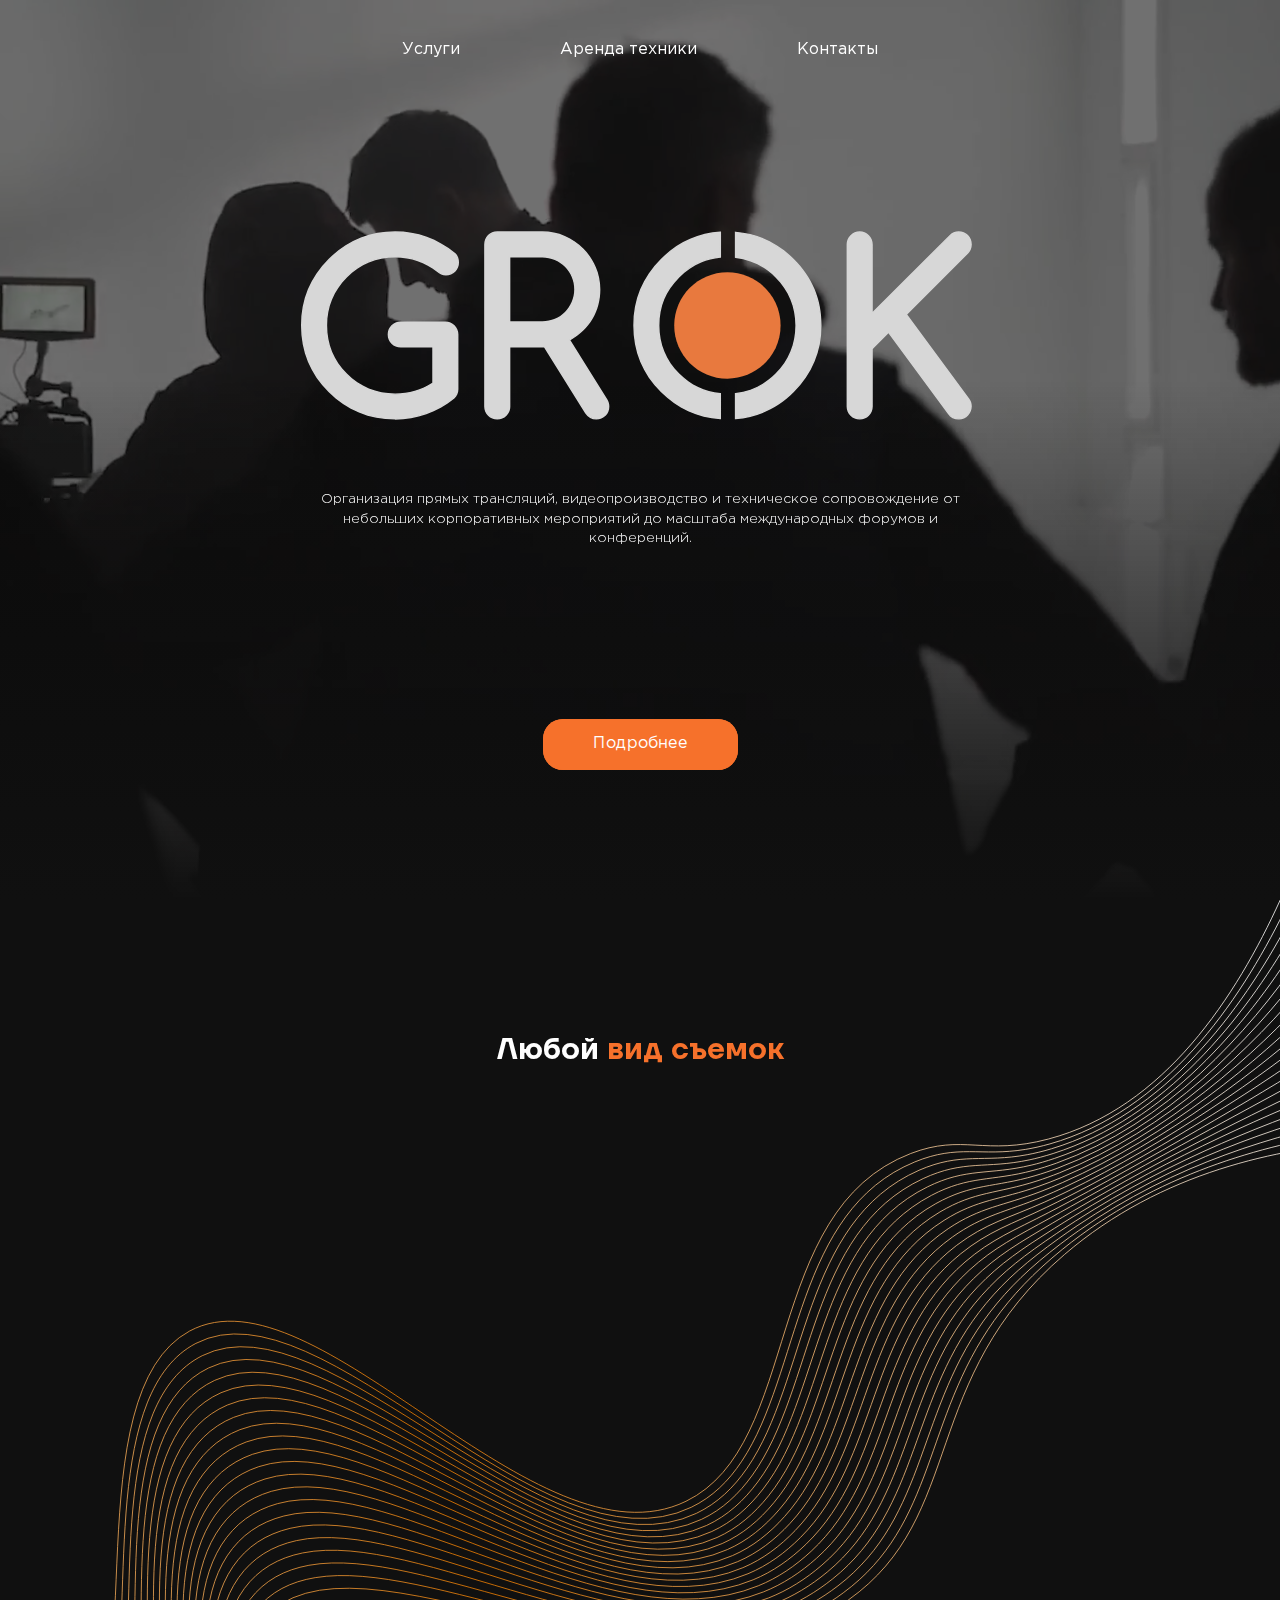
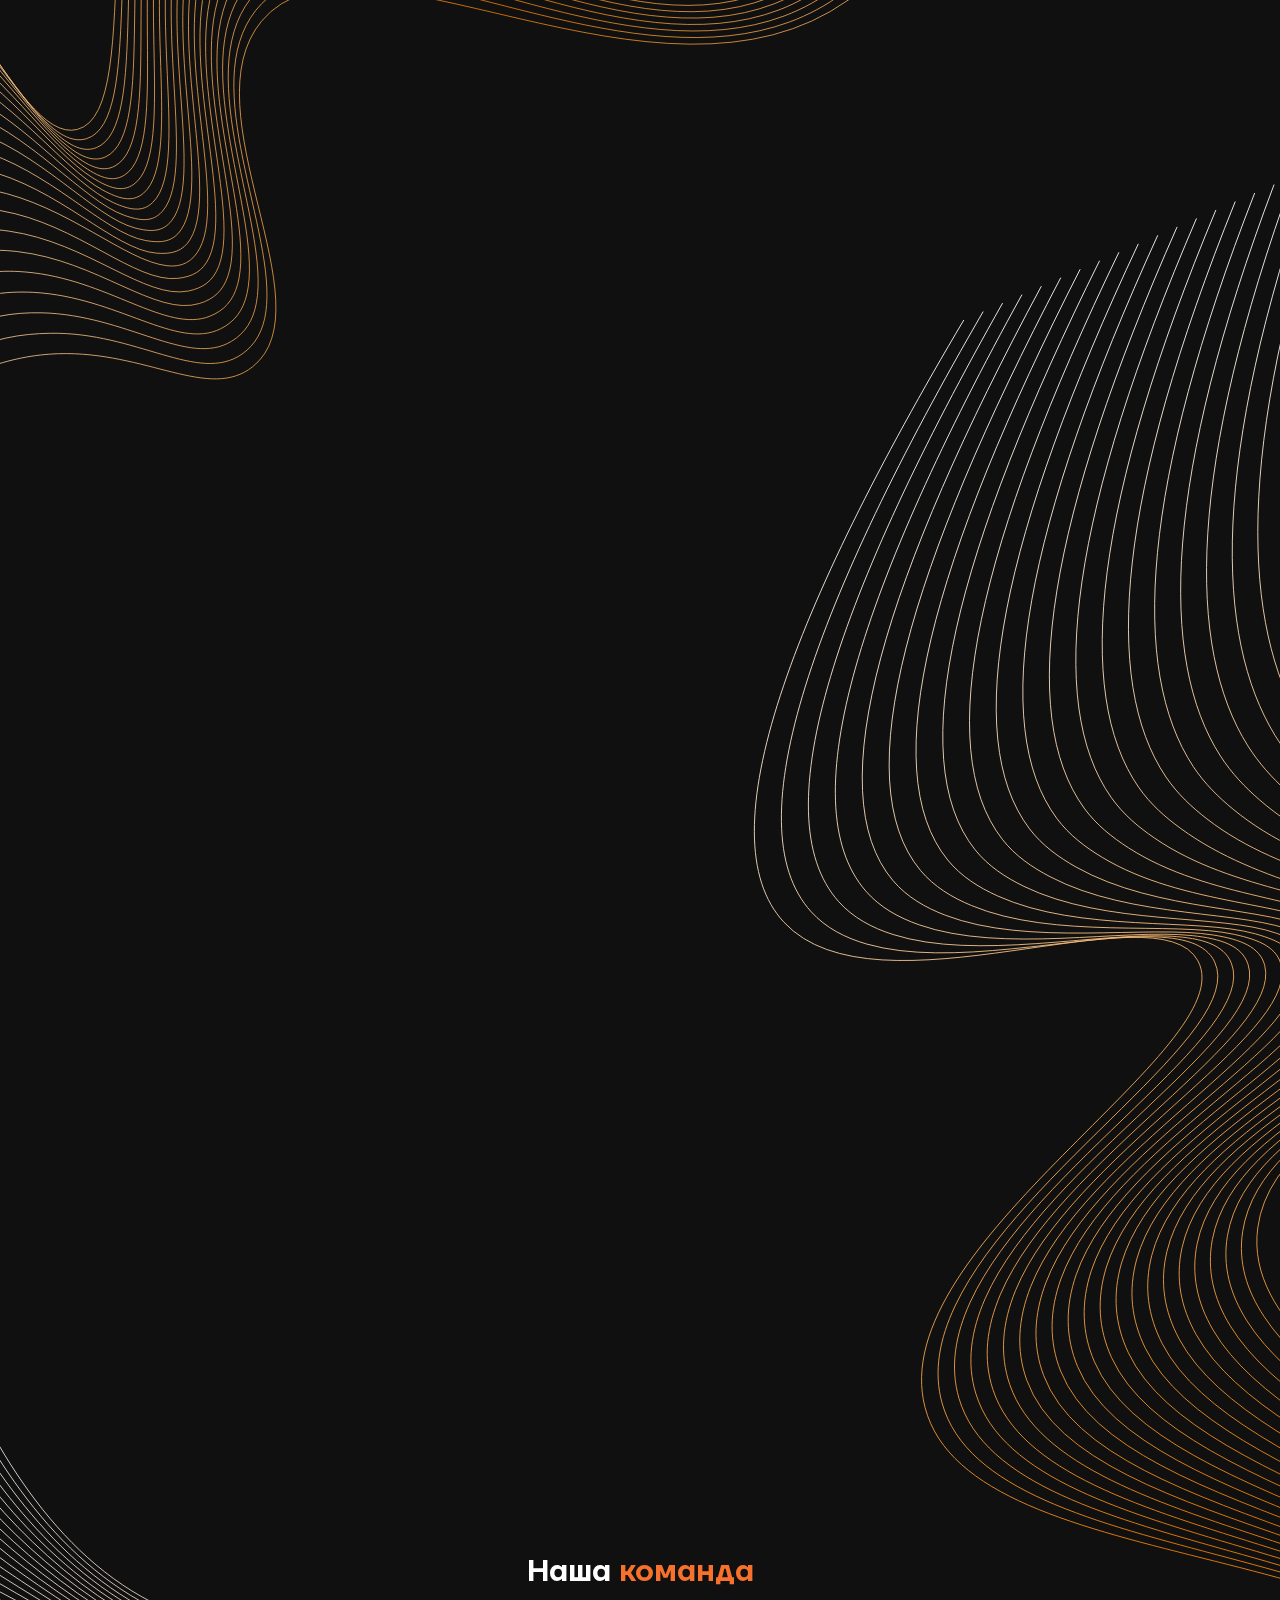
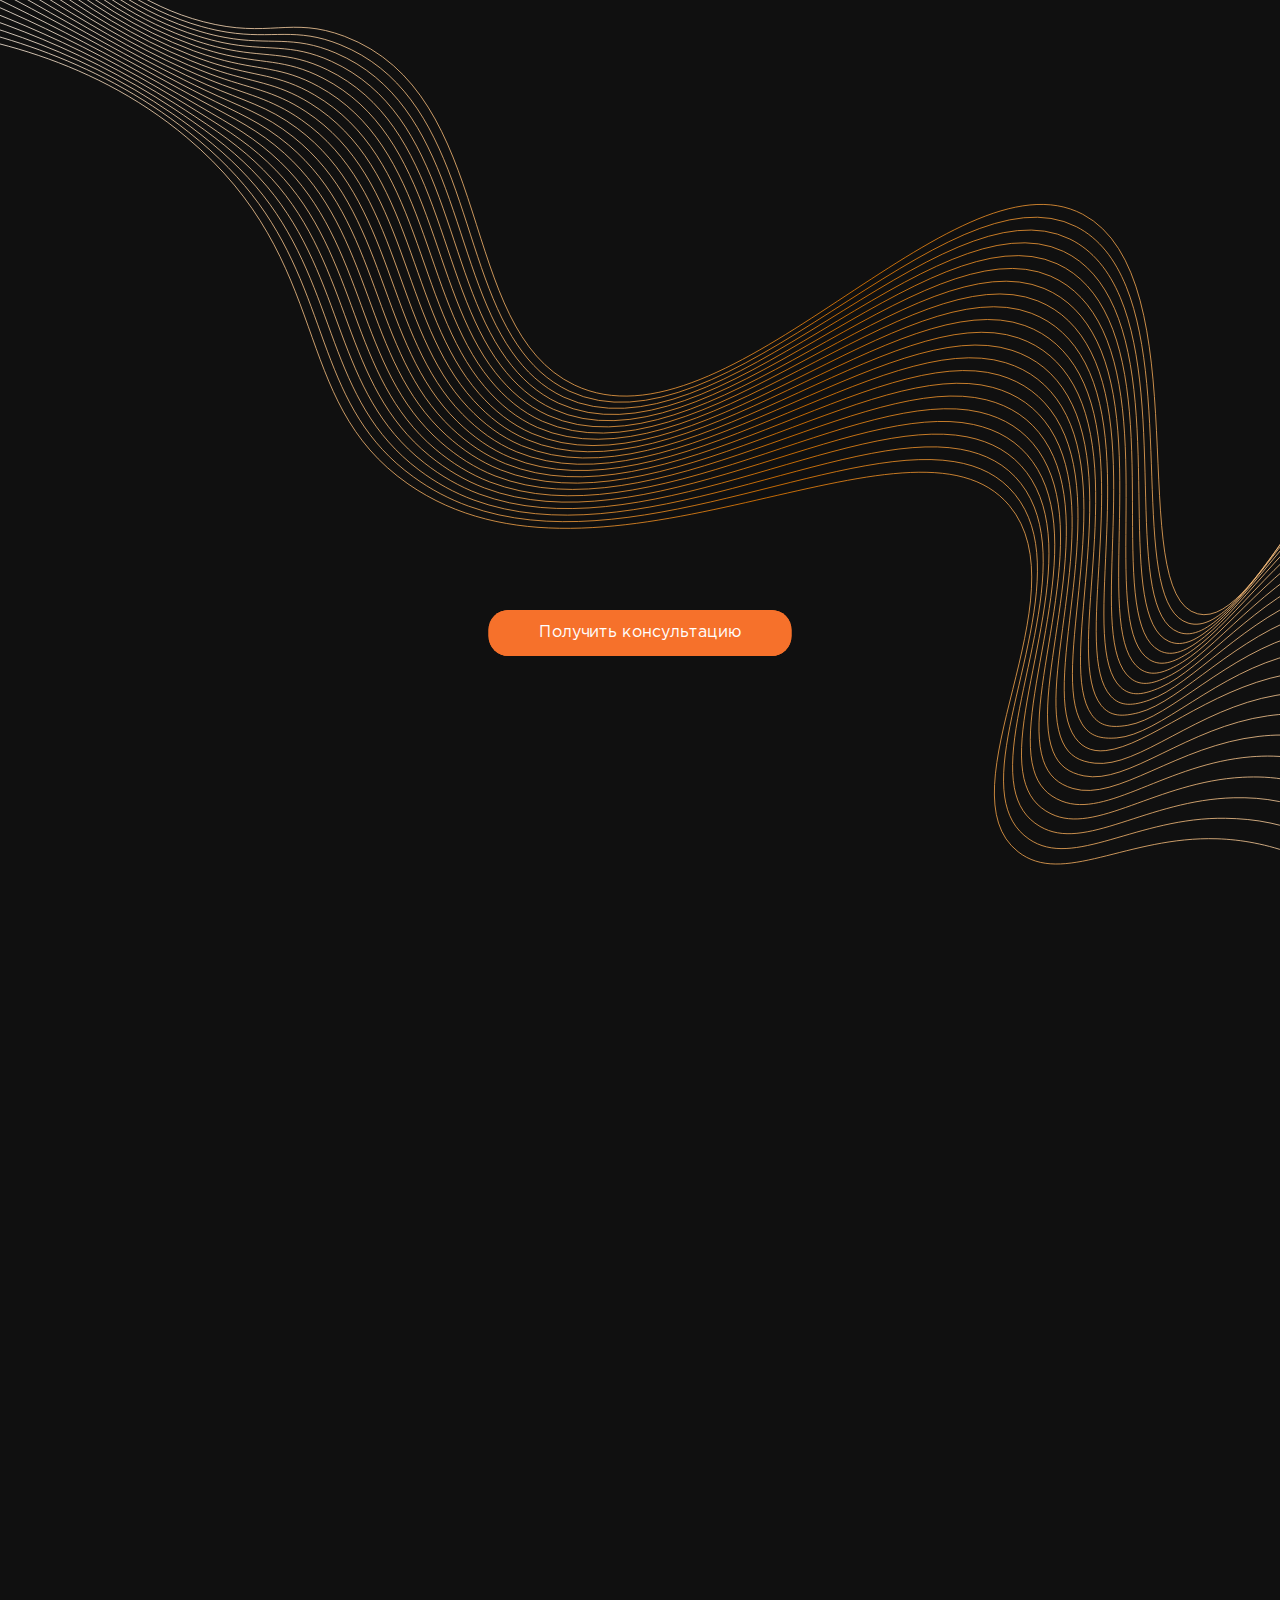
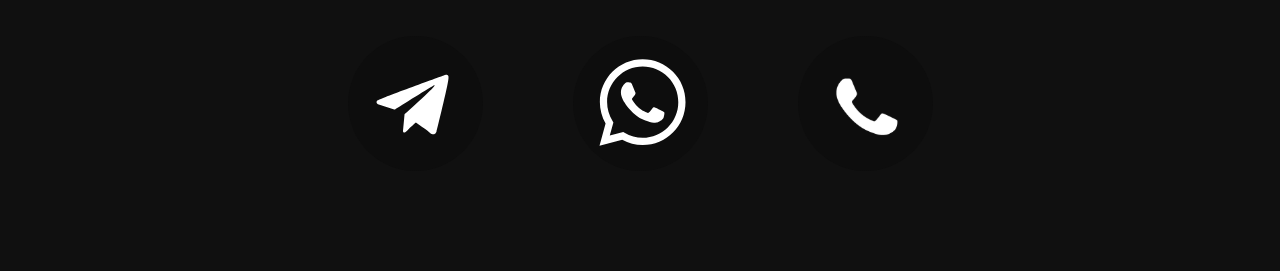
<file: index.html>
<!DOCTYPE html>
<html lang="ru">
  <head>
    <meta charset="UTF-8" />
    <meta http-equiv="X-UA-Compatible" content="IE=edge" />
    <meta name="viewport" content="width=device-width, initial-scale=1.0" />
    <title>GROK</title>
    <link rel="stylesheet" href="./css/main.css" />
  </head>
  <body>
    <div class="nav-btns">
      <button id="menu-btn" data-state="closed">
        <div class="menu-btn__icon"></div>
      </button>
    </div>
    <nav class="menu" data-state="closed">
      <ul class="menu__links">
        <li><a href="#services">Услуги</a></li>
        <li><a href="#rent">Аренда техники</a></li>
        <li><a href="#contacts">Контакты</a></li>
      </ul>
    </nav>

    <header class="header">
      <div class="container">
        <div class="header__content">
          <div class="header__nav">
            <ul>
              <li><a href="#services">Услуги</a></li>
              <li><a href="#rent">Аренда техники</a></li>
              <li><a href="#contacts">Контакты</a></li>
            </ul>
          </div>

          <div class="header_intro">
            <div class="header__logo animated_item">
              <img src="./img/header/header_logo2.svg" alt="" />
            </div>

            <p class="header__text animated_item">
              Организация прямых трансляций, видеопроизводство и техническое
              сопровождение от небольших корпоративных мероприятий до масштаба
              международных форумов и конференций.
            </p>
          </div>

          <a class="button header__button animated_item" href="#main"
            >Подробнее</a
          >
        </div>
      </div>

      <div class="bg__video">
        <video
          src="./img/header/headerVideo.mp4"
          autoplay
          loop
          muted
          playsinline
        ></video>
      </div>
    </header>

    <main class="main" id="main">
      <div class="bg__img bg-wave-1">
        <img src="./img/BG/backgroundDecorations.svg" alt="" />
      </div>
      <div class="bg__img bg-wave-2">
        <img src="./img/BG/backgroundDecorationsFlipped.svg" alt="" />
      </div>
      <div class="bg__img bg-wave-3">
        <img src="./img/BG/backgroundDecorationsVertical.svg" alt="" />
      </div>

      <section class="services" id="services">
        <div class="container">
          <div class="services__content">
            <div class="title services__title">
              <h2>Любой <strong>вид съемок</strong></h2>
            </div>
          </div>
          <div class="services__items">
            <a
              href="streaming.html"
              class="services__bar animated_item"
              style="background-image: url(./img/services/videoproduction.jpg)"
            >
              <h3 class="title bar__title">Прямые трансляции</h3>
              <p class="bar__more">Подробнее</p>
            </a>
            <a
              href="videoProduction.html"
              class="services__bar animated_item"
              style="background-image: url(./img/services/streams.jpg)"
            >
              <h3 class="title bar__title">Видеопроизводство</h3>
              <p class="bar__more">Подробнее</p>
            </a>
          </div>
        </div>
      </section>

      <section class="about">
        <div class="container">
          <div class="about__itmes">
            <div class="about__item animated_item">
              <div class="about__text">
                <h2 class="title about__title">
                  Лучшая <strong>техника</strong>
                </h2>
                <p class="about__desc">
                  Мы используем только профессиональную технику самых именитых
                  брендов. Комплект необходимой техники будет подобран
                  персонально для Вашего мероприятия!
                </p>
              </div>
              <div class="about__img">
                <img src="./img/about/cameras1.png" alt="" />
              </div>
            </div>
            <div class="about__item animated_item">
              <div class="about__text">
                <h2 class="title about__title">
                  Команда <strong>профессионалов</strong>
                </h2>
                <p class="about__desc">
                  В нашей команде подобраны только высококлассные специалисты.
                  Вы получите возможность поприсутствовать на площадке,
                  последить за процессом и получить незабываемый опыт и эмоции!
                </p>
              </div>
              <div class="about__img">
                <img src="./img/about/cameras2.png" alt="" />
              </div>
            </div>
            <div class="about__item animated_item">
              <div class="about__text">
                <h2 class="title about__title">
                  Большой <strong>опыт</strong>
                </h2>
                <p class="about__desc">
                  Мы организовали множество крупных международных конференций и
                  приняли участие в съёмке топографического конкурса «Меридиан»
                  на форуме Армия 2021
                </p>
              </div>
              <div class="about__img">
                <img src="./img/about/cameras3.png" alt="" />
              </div>
            </div>
          </div>
        </div>
      </section>

      <section class="team">
        <div class="container">
          <div class="title team__title">Наша <strong>команда</strong></div>
          <div class="team__wrapper">
            <div class="team__member animated_item">
              <div class="member__name">Света Макарова</div>
              <div class="member__photo">
                <img src="./img/team/m1.png" alt="" />
              </div>
            </div>
            <div class="team__member animated_item">
              <div class="member__name">Виктор Куплинов</div>
              <div class="member__photo">
                <img src="./img/team/m2.png" alt="" />
              </div>
            </div>
            <div class="team__member animated_item">
              <div class="member__name">Олег Ничепоренко</div>
              <div class="member__photo">
                <img src="./img/team/m3.png" alt="" />
              </div>
            </div>
          </div>
        </div>
      </section>

      <section class="rent" id="rent">
        <div class="container">
          <button class="button rent__button">Получить консультацию</button>
          <div class="rent__content animated_item">
            <h4 class="title rent__title">Аренда техники</h4>
            <p class="rent__desc">
              У нас самая крутая техника, самые крутые условия для её получения
              и сдачи.
            </p>

            <a
              href="./img/Прайс 2023 - Прайс 23.pdf"
              class="rent__link"
              download
              >Узнать цену на технику</a
            >
          </div>
        </div>
      </section>

      <section class="contacts" id="contacts">
        <div class="container">
          <ul class="contacts__links">
            <li>
              <a href="#"><img src="./img/icons/telegram.svg" alt="" /></a>
            </li>
            <li>
              <a href="#"><img src="./img/icons/whatsUp.svg" alt="" /></a>
            </li>
            <li>
              <a href="#"><img src="./img/icons/phone.svg" alt="" /></a>
            </li>
          </ul>
        </div>
      </section>
    </main>
    <div class="contact-window none">
      <form class="contact__wrapper" action="sender.php" method="post">
        <label for="name" class="contact-window__title"
          >Как мы можем к Вам обращаться?</label
        >
        <input
          class="contact-window__input"
          type="text"
          name="name"
          id="name"
          required
        />
        <label for="number" class="contact-window__title"
          >Укажите номер телефона</label
        >
        <input
          class="contact-window__input"
          id="number"
          type="number"
          name="number"
          required
        />
        <button class="button contact-window__btn" type="button">
          Получить консультацию
        </button>
        <div class="status"></div>
        <div class="back__link contact-window__link">
          <button type="button" class="close-contact-window">
            Вернуться назад
          </button>
        </div>
      </form>
    </div>
    <script src="./libs/gsap-public/minified/gsap.min.js"></script>
    <script
      src="https://code.jquery.com/jquery-3.5.1.min.js"
      integrity="sha256-9/aliU8dGd2tb6OSsuzixeV4y/faTqgFtohetphbbj0="
      crossorigin="anonymous"
    ></script>
    <script src="js/jquery.validate.min.js"></script>
    <script src="./js/script.js"></script>
  </body>
</html>
</file>
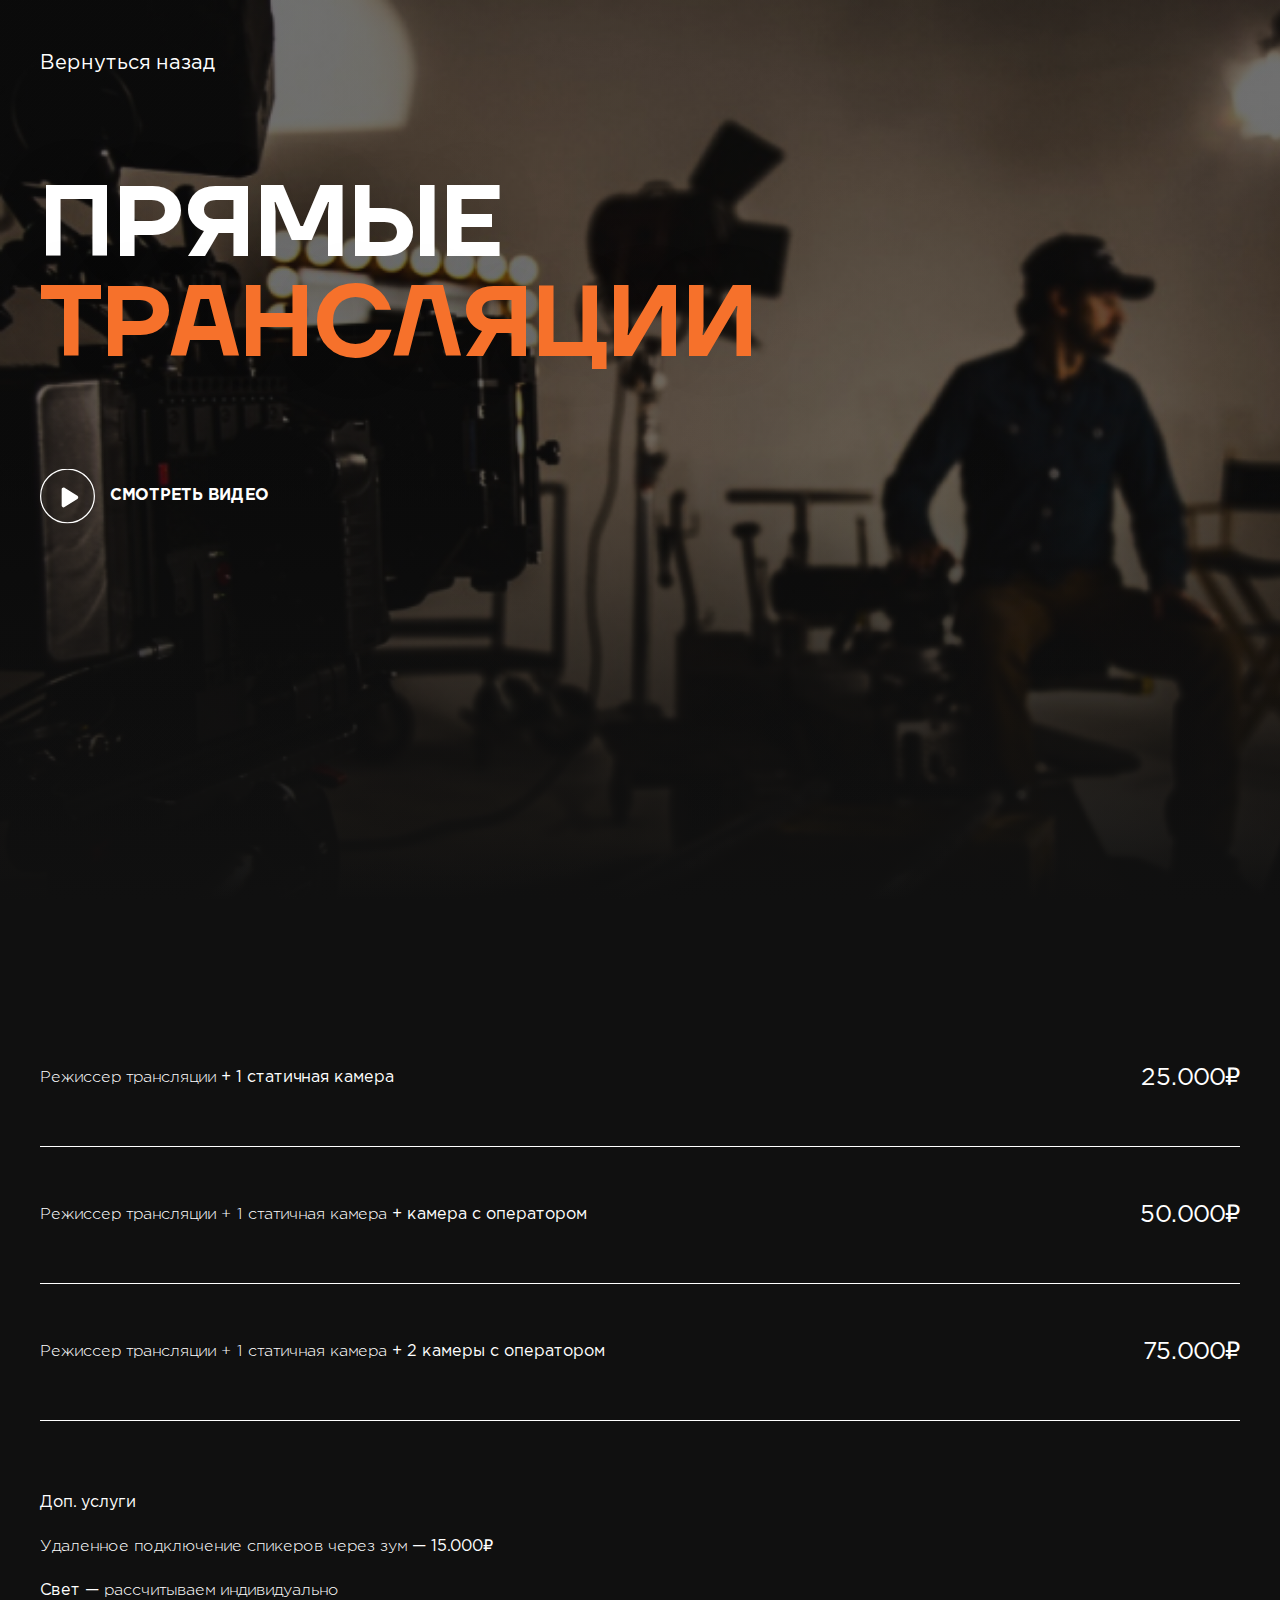
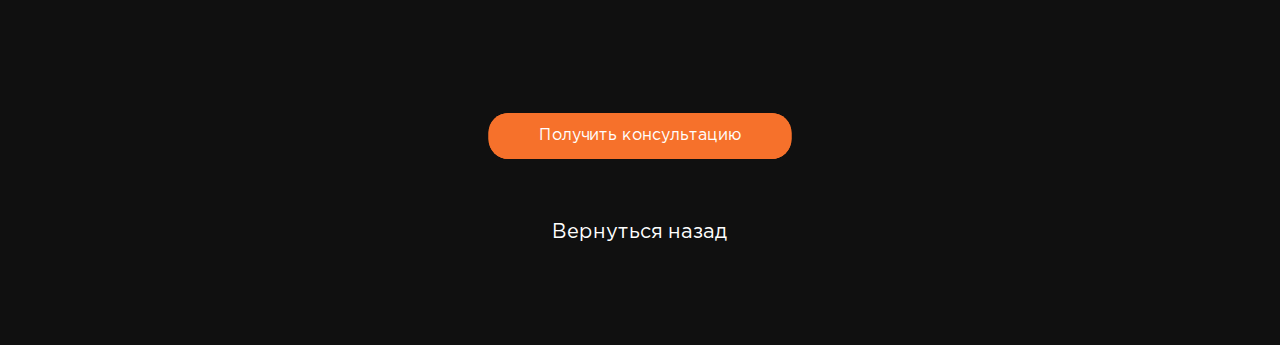
<file: streaming.html>
<!DOCTYPE html>
<html lang="en">
  <head>
    <meta charset="UTF-8" />
    <meta http-equiv="X-UA-Compatible" content="IE=edge" />
    <meta name="viewport" content="width=device-width, initial-scale=1.0" />
    <title>Прямые трансляции</title>
    <link rel="stylesheet" href="./css/main.css" />
  </head>
  <body>
    <div class="service__hero">
      <div
        class="hero__bg"
        style="background-image: url(./img/services/additional/bg2.jpg)"
      ></div>
      <div class="bg__overlay"></div>
      <div class="service__container">
        <div class="back__link">
          <a href="index.html">Вернуться назад</a>
        </div>
        <h1 class="title service__title">Прямые <strong>трансляции</strong></h1>
        <button class="video__play">смотреть видео</button>
      </div>
    </div>
    <div class="service__pricelist">
      <div class="service__container">
        <div class="pricelist__par">
          <h4 class="par__title">
            Режиссер трансляции <b>+ 1 статичная камера</b>
          </h4>
          <p class="par__price">25.000₽</p>
        </div>
        <div class="pricelist__par">
          <h4 class="par__title">
            Режиссер трансляции + 1 статичная камера
            <b>+ камера с оператором</b>
          </h4>
          <p class="par__price">50.000₽</p>
        </div>
        <div class="pricelist__par">
          <h4 class="par__title">
            Режиссер трансляции + 1 статичная камера
            <b>+ 2 камеры с оператором</b>
          </h4>
          <p class="par__price">75.000₽</p>
        </div>
        <div class="par__additional">
          <p><b>Доп. услуги</b></p>
          <p>Удаленное подключение спикеров через зум <b>— 15.000₽</b></p>
          <p><b>Свет —</b> рассчитываем индивидуально</p>
        </div>
      </div>
    </div>
    <button class="button service_button-footer">Получить консультацию</button>
    <div class="back__link back_link_footer">
      <a href="index.html">Вернуться назад</a>
    </div>
    <div class="contact-window none">
      <div class="contact__wrapper">
        <label for="name" class="contact-window__title"
          >Как мы можем к Вам обращаться?</label
        >
        <input class="contact-window__input" type="text" name="name" />
        <label for="number" class="contact-window__title"
          >Укажите номер телефона</label
        >
        <input class="contact-window__input" type="text" name="number" />
        <button class="button contact-window__btn">
          Получить консультацию
        </button>
        <div class="back__link contact-window__link">
          <button class="close-contact-window">Вернуться назад</button>
        </div>
      </div>
    </div>
    <script src="./js/script.js"></script>
  </body>
</html>
</file>
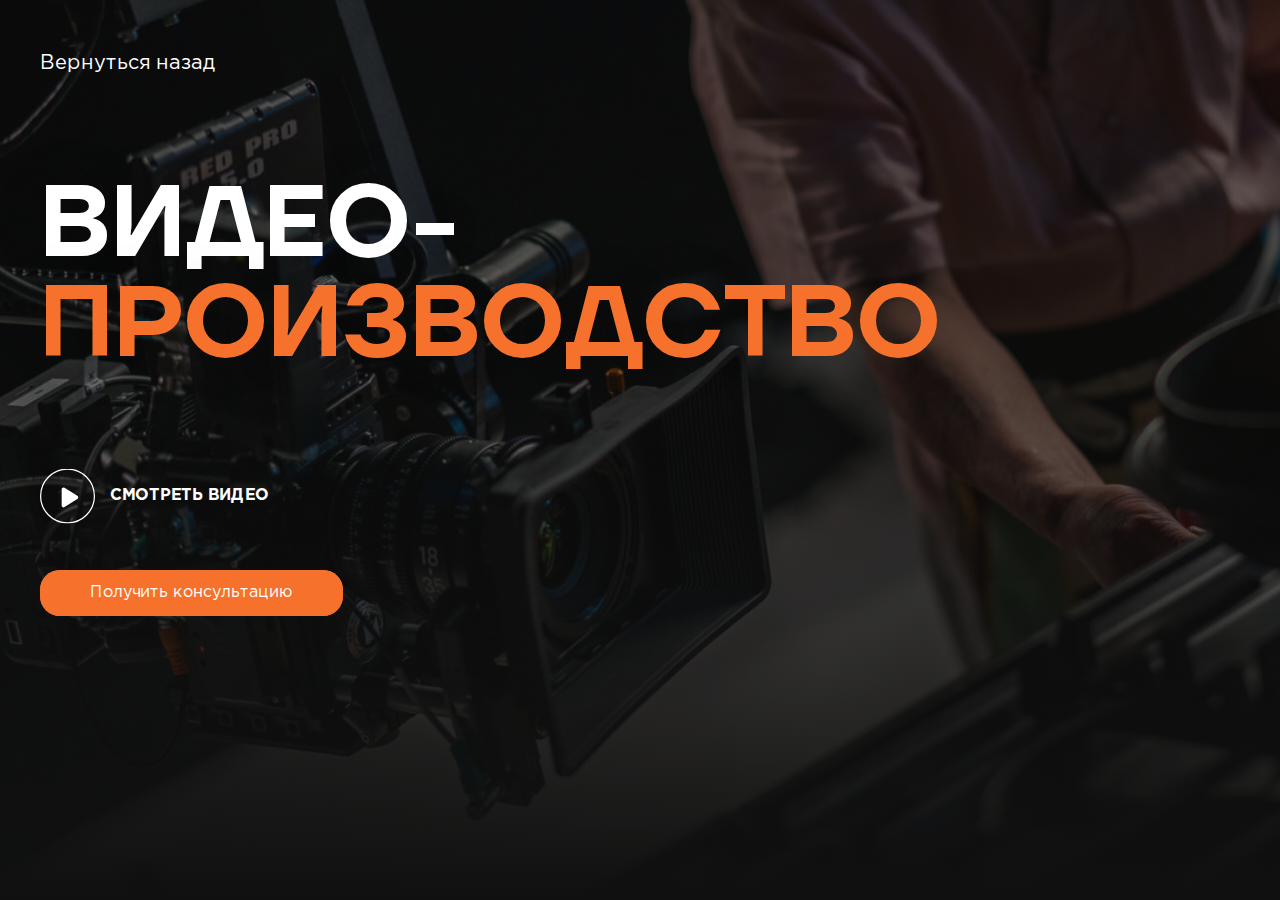
<file: videoProduction.html>
<!DOCTYPE html>
<html lang="ru">
  <head>
    <meta charset="UTF-8" />
    <meta http-equiv="X-UA-Compatible" content="IE=edge" />
    <meta name="viewport" content="width=device-width, initial-scale=1.0" />
    <title>Видеопроизводство</title>
    <link rel="stylesheet" href="./css/main.css" />
  </head>
  <body>
    <div class="service__hero">
      <div
        class="hero__bg"
        style="background-image: url(./img/services/additional/bg1.jpg)"
      ></div>
      <div class="bg__overlay"></div>
      <div class="service__container">
        <div class="back__link">
          <a href="index.html">Вернуться назад</a>
        </div>
        <h1 class="title service__title">
          Видео-<strong>производство</strong>
        </h1>
        <button class="video__play">смотреть видео</button> <br />
        <button class="button">Получить консультацию</button>
      </div>
    </div>
    <div class="contact-window none">
      <div class="contact__wrapper">
        <label for="name" class="contact-window__title"
          >Как мы можем к Вам обращаться?</label
        >
        <input class="contact-window__input" type="text" name="name" />
        <label for="number" class="contact-window__title"
          >Укажите номер телефона</label
        >
        <input class="contact-window__input" type="text" name="number" />
        <button class="button contact-window__btn">
          Получить консультацию
        </button>
        <div class="back__link contact-window__link">
          <button class="close-contact-window">Вернуться назад</button>
        </div>
      </div>
    </div>
    <script src="./js/script.js"></script>
  </body>
</html>
</file>
<file: css/main.css>
@import url(./reset.css);
@import url("./../fonts/gotham/stylesheet.css");

:root {
  --animation-transition: cubic-bezier(0, 0.52, 0.43, 0.99);
  --accent-color: #f6712b;
}

@font-face {
  font-family: "TTFirsNeue";
  src: url(./../fonts/TTFirsNeue/TTFirsNeue-DemiBold.ttf);
}

*,
html {
  scroll-behavior: smooth;
}
body {
  color: white;
  background-color: #101010;
  font-family: "Gotham Pro", sans-serif;
  font-weight: 300;
  font-size: 16px;
  line-height: 1.3;
}

/* BASE */

.container {
  margin: 0 auto;
  max-width: 1400px;
  padding: 0 15px;
}

.none {
  display: none !important;
}

.title {
  text-align: center;
  font-family: "TTFirsNeue";
  font-weight: 400;
  font-size: 39px;
  line-height: 1.3;
}
.title strong {
  color: var(--accent-color);
}
.button {
  position: relative;
  max-width: fit-content;
  color: #fff;
  text-decoration: none;
  padding: 15px 50px;
  text-align: center;
  border-radius: 20px;
  background-color: var(--accent-color);
  font-weight: 400;
}

.button::after {
  content: "";
  position: absolute;
  inset: 0;
  width: 100%;
  height: 100%;
  border-radius: inherit;
  opacity: 1;
  background-color: var(--accent-color);
  transition: filter 0.3s ease;
  z-index: -1;
}
.button:hover::after {
  filter: blur(4px);
}
.button:active::after {
  filter: blur(1px);
}

/* MENU */

.nav-btns {
  display: none;
  position: fixed;
  left: 34px;
  top: 34px;
  z-index: 10;
}

#menu-btn {
  display: grid;
  place-items: center;
  width: 50px;
  height: 50px;

  transition: background-color 0.2s ease, transform 0.2s ease;
}

.menu-btn__icon {
  position: relative;
  width: 24px;
  height: 2px;
  border-radius: 5px;
  background-color: #ffffff;
  transition: background-color 0.2s ease, transform 0.2s ease;
}

.menu-btn__icon::after {
  position: absolute;
  content: "";
  height: 2px;
  width: 100%;
  top: 0;
  left: 0;
  border-radius: 5px;
  background-color: #ffffff;
  transition: background-color 0.2s ease, transform 0.2s ease;
}

.menu-btn__icon::before {
  position: absolute;
  content: "";
  height: 2px;
  width: 100%;
  top: 0;
  left: 0;
  border-radius: 5px;
  background-color: #ffffff;
  transition: background-color 0.2s ease, transform 0.2s ease;
}

#menu-btn:active {
  transform: scale(0.95);
}

#menu-btn[data-state="closed"] .menu-btn__icon {
  transform: translate(0, 0);
}
#menu-btn[data-state="closed"] .menu-btn__icon::after {
  transform: translate(0, 300%);
}
#menu-btn[data-state="closed"] .menu-btn__icon::before {
  transform: translate(0, -300%);
}

#menu-btn[data-state="opened"] .menu-btn__icon {
  transform: translate(0%, 0);
  background-color: transparent;
}
#menu-btn[data-state="opened"] .menu-btn__icon::after {
  transform: translate(0%, 0%) rotate(45deg);
}
#menu-btn[data-state="opened"] .menu-btn__icon::before {
  transform: translate(0%, 0%) rotate(-45deg);
}

.menu {
  position: fixed;
  width: 100%;
  right: 0;
  top: 0;
  z-index: 9;
  display: flex;
  flex-direction: column;
  justify-content: end;
  background: #0d0d0d;
  opacity: 0.78;
  transition: height 0.4s ease, transform 0.4s ease;
  overflow: hidden;
}

.menu[data-state="closed"] {
  height: 0vh;
}

.menu[data-state="opened"] {
  height: 270px;
}
.menu[data-state="opened"] .menu__links li {
  transform: translateX(0%);
  opacity: 1;
  transition-delay: 0;
}

.menu__links {
  padding: 0 0 34px 49px;
  display: flex;
  flex-direction: column;
  row-gap: 36px;
}

.menu__links li {
  transform: translateX(30%);
  opacity: 0;
  transition: transform 0.2s ease, opacity 0.2s ease;
}
.menu__links li:nth-child(1) {
  transition-delay: 0.4s;
}
.menu__links li:nth-child(2) {
  transition-delay: 0.5s;
}
.menu__links li:nth-child(3) {
  transition-delay: 0.6s;
}
.menu__links li:nth-child(4) {
  transition-delay: 0.7s;
}

.menu__links a {
  color: #fff;
  font-weight: 500;
  letter-spacing: 0.1rem;
}

@media (max-width: 600px) {
  .nav-btns {
    display: flex;
  }
}
/* VIDEO */

.bg__video {
  position: absolute;
  width: 100%;
  height: 100vh;
  overflow: hidden;
  left: 0;
  top: 0;
  z-index: -1;
}

.bg__video::after {
  content: "";
  display: block;
  width: 100%;
  height: 100%;

  background: linear-gradient(180deg, rgb(16, 16, 16, 0) 42.16%, #101010 100%);
  background-color: rgba(16, 16, 16, 0.6);

  position: absolute;
  top: 0;
  left: 0;
  z-index: 2;
}

.bg__video video {
  width: 100%;
  height: 100vh;
  object-fit: cover;
}

/* HEADER */

.header__content {
  padding: 60px 0 140px 0;
  height: 100vh;
  display: flex;
  flex-direction: column;
  row-gap: 20px;
  justify-content: space-between;
  align-items: center;
}

.header__nav ul {
  display: flex;
  justify-content: center;
  align-items: center;
  column-gap: 250px;
}

.header__nav a {
  position: relative;
  color: #fff;
  font-weight: 400;
  font-size: 20px;
  line-height: 1;
  padding-bottom: 8px;
  transition: 0.2s ease-in;
}

.header__nav a::after {
  position: absolute;
  content: "";
  height: 1px;
  bottom: 0px;
  left: 50%;
  width: 0px;
  background-color: #fff;
  transition: 0.2s ease-in;
}

.header__nav a:hover {
  color: var(--accent-color);
}
.header__nav a:hover::after {
  width: 100%;
  left: 0;
  background-color: var(--accent-color);
}

/* INTRO */
.header_intro {
  display: flex;
  flex-direction: column;
  align-items: center;
  row-gap: 30px;
}

.header__logo {
  max-width: 100%;
  max-height: 343px;
  transform: translateY(30%);
  opacity: 0;
  transition: all 0.8s var(--animation-transition);
}
@media (max-height: 800px) {
  .header__logo {
    max-width: 75%;
  }
}
.header__logo.animated {
  transform: translateY(0);
  opacity: 1;
}

.header__logo img {
  height: 100%;
  width: auto;
}

.header__text {
  text-align: center;
  padding-top: 40px;
  max-width: 696px;
  font-weight: 300;
  font-size: 18px;
  line-height: 1.4;
  text-align: center;
  transform: translateY(30%);
  opacity: 0;
  transition: all 0.8s var(--animation-transition) 0.5s;
}
.header__text.animated {
  transform: translateY(0);
  opacity: 1;
}

.header__button {
  transform: translateX(30%);
  opacity: 0;
  transition: transform 0.8s var(--animation-transition) 0.8s,
    opacity 0.8s var(--animation-transition) 0.8s;
}
.header__button.animated {
  transform: translateX(0);
  opacity: 1;
}

@media (max-width: 1370px) {
  .container {
    max-width: 1000px;
  }
  .title {
    font-size: 30px;
  }
  .header__content {
    padding: 40px 0 130px 0;
  }
  .header__nav ul {
    justify-content: space-between;
    column-gap: 100px;
  }
  .header__nav a {
    font-size: 16px;
  }
  .header__logo {
    width: 70%;
  }
  .header__text {
    max-width: 70%;
    font-size: 14px;
  }
}
@media (max-width: 600px) {
  .container {
    max-width: 550px;
  }
  .header__content {
    justify-content: center;
  }

  .header__nav {
    display: none;
  }
  .header__logo {
    width: 273px;
    height: 77px;
    /* height: 139px; */
  }

  .header__text {
    padding-top: 0;
    max-width: 290px;
    font-weight: 400;
    font-size: 10px;
    line-height: 1.36;
  }
  .header__button {
    position: absolute;
    bottom: 10%;
    /* display: none; */
  }
  .button {
    padding: 15px 40px;
    font-size: 10px;
  }
}

/* MAIN */
.main {
  overflow: hidden;
  position: relative;
}

.bg__img {
  position: absolute;
  width: calc(100% + 300px);
  height: 50%;

  z-index: -1;
  background-size: contain;
  background-repeat: no-repeat;
}
.bg__img img {
  position: absolute;
  object-fit: cover;
  right: 0;
  width: 100%;
}

.bg-wave-1 {
  top: 0;
  right: 0;
}
.bg-wave-2 {
  bottom: 0;
  left: 0;
}

.bg-wave-3 {
  top: 20%;
}
@media (max-width: 600px) {
  .bg-wave-3 {
    display: none;
  }
}

.higher {
  top: 15%;
}
.below {
  bottom: 0%;
}

/* BARS SECTION */

.services {
  padding-top: 130px;
  margin-bottom: 100px;
}

.services__content {
  justify-content: center;
  text-align: center;
}

.services__title {
  margin-bottom: 60px;
}

.services__items {
  display: flex;
  justify-content: space-between;
  column-gap: 20px;
  flex-wrap: wrap;
  row-gap: 40px;
}
.services__bar {
  position: relative;
  padding: 40px 30px;
  display: flex;
  flex-direction: column;
  justify-content: end;
  row-gap: 25px;
  width: 660px;
  height: 426px;
  opacity: 0;
  background-size: cover;
  background-position: center;
  background-repeat: no-repeat;
  transition: box-shadow 0.3s ease-in,
    transform 0.8s var(--animation-transition),
    opacity 0.8s var(--animation-transition);
}
.services__bar:nth-child(1) {
  transform: translate(-10%, 10%);
}
.services__bar:nth-child(2) {
  transform: translate(0, 10%);
}

.services__bar.animated {
  opacity: 1;
  transform: translate(0, 0);
}

.services__bar::after {
  content: "";
  position: absolute;
  top: 0;
  left: 0;
  width: 100%;
  height: 100%;
  background: linear-gradient(
    180deg,
    rgba(0, 0, 0, 0) 65.83%,
    rgba(0, 0, 0, 0.75) 100%
  );
  z-index: -1;
}

.bar__title {
  text-align: left;
  line-height: 1.4;
  color: #ffffff;
  text-shadow: 0px 6px 6px rgba(0, 0, 0, 0.25);
}
.bar__more {
  position: relative;
  color: #fff;
}
.bar__more::after {
  position: absolute;
  content: "";
  display: block;
  height: 10px;
  width: 39px;
  background-image: url(./../img/services/arrow-right.svg);
  background-size: contain;
  top: 50%;
  left: 20%;
  transform: translateY(-50%);
  z-index: 2;
  transition: left 0.3s ease-in;
}

.services__bar:hover {
  transform: scale(1.03);
  z-index: 3;
  box-shadow: 0px 0px 10px 5px rgba(0, 0, 0, 0.5);
}
.services__bar:hover .bar__more::after {
  left: 30%;
}

@media (max-width: 1370px) {
  .services__bar {
    width: 48%;
    max-height: 300px;
    row-gap: 20px;
  }
  .bar__more::after {
    left: 30%;
  }
}
@media (max-width: 800px) {
  .bar__more::after {
    left: 40%;
  }
}
@media (max-width: 600px) {
  .services {
    padding-top: 0px;
    margin-bottom: 30px;
  }
  .services__title {
    margin-bottom: 30px;
    font-size: 16px;
    line-height: 0.93;
  }
  .services__items {
    flex-direction: column;
    align-items: center;

    row-gap: 13px;
  }
  .services__content {
    justify-content: center;
    text-align: center;
  }

  .services__bar {
    row-gap: 0px;
    width: 80%;
    height: 193px;
  }

  .bar__title {
    font-size: 16px;
  }
  .bar__more {
    font-size: 8px;
  }
  .bar__more::after {
    height: 5px;
    width: 20px;

    top: 50%;
    left: 25%;
  }
  .services__bar:hover .bar__more::after {
    left: 30%;
  }
}

/* About us */
.about {
  padding: 100px 0 150px 0;
}

.about__item {
  margin: 0 auto;
  overflow: hidden;
  padding: 0 40px;

  height: 439px;
  display: flex;
  justify-content: space-between;

  opacity: 0;
  transform: translate(-10%, 0);

  align-items: center;
  background-color: rgba(13, 13, 13, 0.9);

  transition: transform 0.8s var(--animation-transition),
    opacity 0.8s var(--animation-transition);
}

.about__item + .about__item {
  margin-top: 18px;
}

.about__item:nth-child(even) {
  flex-direction: row-reverse;
  transform: translate(10%, 0);
}

.about__item.animated {
  opacity: 1;
  transform: translate(0, 0);
}

.about__text {
  padding: 0 110px;
  max-width: 660px;
  text-align: center;
}
.about__title {
  margin-bottom: 30px;
}

.about__desc {
  max-width: 445px;
  font-weight: 300;
  font-size: 20px;
  line-height: 1.22;

  color: #ffffff;
}
.about__img {
  position: relative;
  height: auto;
}

.about__img::after {
  position: absolute;
  content: "";
  display: block;
  left: 50%;
  top: 50%;
  transform: translate(-50%, -50%);
  height: 50%;
  width: 50%;

  background-color: #ff762c;
  z-index: -1;
  filter: blur(100px);
  opacity: 0;
  transition: opacity 0.5s var(--animation-transition);
}

.about__item.active .about__img::after {
  opacity: 0.8;
}

@media (max-width: 1370px) {
  .about__item {
    padding: 0 10px;
  }
  .about__text {
    padding: 0 50px;
  }
  .about__desc {
    font-size: 14px;
  }
  .about__img {
    width: 40%;
    z-index: -1;
  }
  .about__img img {
    max-width: 150%;
  }
  .about__item:nth-child(2) .about__img img {
    max-width: 150%;
    transform: translateX(-35%);
  }
}

@media (max-width: 800px) {
  .about__img img {
    max-width: 300%;
  }
  .about__item:nth-child(2) .about__img img {
    max-width: 200%;
  }
  .about__item:nth-child(3) .about__img img {
    transform: translateX(-25%);
  }
}
@media (max-width: 600px) {
  .about {
    padding: 50px 0 50px 0;
  }

  .about__item {
    flex-direction: column;
    padding: 36px 0 0 0;
    max-width: 300px;
    height: 540px;
    row-gap: 0px;
    align-items: center;
    overflow: hidden;
  }
  .about__item:nth-child(even) {
    flex-direction: column;
  }
  .about__item + .about__item {
    margin-top: 30px;
  }

  .about__text {
    padding: 0 60px;
  }
  .about__title {
    margin-bottom: 20px;

    font-size: 16px;
    line-height: 0.95;
    text-align: center;
  }

  .about__desc {
    max-width: 180px;
    font-size: 8px;
    line-height: 1.21;
  }
  .about__img {
    position: relative;
    height: 100%;
    width: 100%;
  }
  .about__item:nth-child(1) .about__img img {
    position: absolute;
    top: 0;
    left: 50%;
    transform: translateX(-50%);
    height: 110%;
    object-fit: cover;
  }
  .about__item:nth-child(2) .about__img img {
    position: absolute;
    top: 0;
    left: 50%;

    width: 110%;
    object-fit: cover;
    transform: translateX(-50%) rotate(90deg);
  }
  .about__item:nth-child(3) .about__img img {
    position: absolute;
    top: 0;
    left: 50%;
    transform: translateX(-50%);
    height: 95%;
    object-fit: cover;
  }
}
/* TEAM */
.team {
  padding: 20px 0;
  text-align: center;
  /* background-image: url(./../img/BG/bg2.png); */
  background-position: top 50px;
}

.team__wrapper {
  display: flex;
  justify-content: space-between;
  flex-wrap: wrap;
  column-gap: 10px;
  row-gap: 25px;
}
.team__title {
  margin-bottom: 95px;
}

.team__member {
  position: relative;
  max-width: 442px;
  max-height: 589px;
  transform: scale(0.8);
  opacity: 0;
  transition: all 0.8s var(--animation-transition);
}

.team__member.animated {
  transform: scale(1);
  opacity: 1;
}

.member__name {
  position: absolute;
  left: 30px;
  bottom: 26px;
  font-weight: 700;
  font-size: 33px;
  line-height: 0.95;

  color: #ffffff;
  z-index: 2;
}

.member__photo {
  overflow: hidden;
}
.member__photo::after {
  content: "";
  display: block;
  width: 100%;
  height: 100%;

  background: linear-gradient(
    180deg,
    rgba(0, 0, 0, 0) 65.83%,
    rgba(0, 0, 0, 0.75) 100%
  );

  position: absolute;
  top: 0;
  left: 0;
  z-index: 1;
}

.team__member img {
  transform: scale(1.05);
  transition: transform 0.2s ease-in;
}
.team__member:hover img {
  transform: scale(1);
}
@media (max-width: 1370px) {
  .team__wrapper {
    justify-content: center;
    flex-wrap: wrap;
  }
  .team__title {
    margin-bottom: 45px;
  }
  .team__member {
    max-width: 300px;
    /* max-height: auto; */
  }
  .member__name {
    font-size: 22px;
  }
}
@media (max-width: 600px) {
  .team {
    margin-bottom: 10px;
    padding: 20px 0;
    text-align: center;

    background-position: top 50px;
  }
  .team__wrapper {
    justify-content: center;
  }

  .team__title {
    margin-bottom: 32px;
    font-weight: 700;
    font-size: 16px;
    line-height: 0.95;
  }

  .team__member {
    max-width: 295.59px;
    max-height: 399px;
  }
  .member__name {
    left: 19px;
    bottom: 17px;

    font-size: 16px;
    line-height: 1;
  }
}

/* RENT */
.rent {
  margin-bottom: 200px;
}
.rent__button {
  left: 50%;
  transform: translateX(-50%);
  margin: 150px 0;
}
.rent__content {
  height: 50vh;
  padding: 20px;
  display: flex;
  align-items: center;
  justify-content: center;
  flex-direction: column;
  text-align: center;
  background-color: rgba(13, 13, 13, 0.9);
  transform: translate(0, 20%);
  opacity: 0;
  transition: all 0.8s var(--animation-transition);
  border: 1px solid rgba(13, 13, 13, 0.9);
}
.rent__content.animated {
  transform: translate(0, 0);
  opacity: 1;
}

.rent__content.active {
  border: 1px solid rgba(255, 118, 44, 0.8);
}

.rent__title {
  margin-bottom: 23px;
}
.rent__desc {
  margin-bottom: 57px;
  max-width: 500px;
  font-size: 20px;
}
.rent__link {
  position: relative;
  font-weight: 400;
  font-size: 20px;
  padding-bottom: 10px;
  text-align: center;
  color: #ffffff;
  transition: color 0.2s ease-in;
}

.rent__link:hover {
  color: var(--accent-color);
}

.rent__link::after {
  position: absolute;
  content: "";
  display: block;
  bottom: 0px;
  left: 0;

  background-color: #fff;
  width: 100%;
  height: 1px;
  transition: background-color 0.2s ease-in;
}

.rent__link:hover:after {
  background-color: var(--accent-color);
}

@media (max-width: 1370px) {
  .rent__content {
    width: 80%;
    margin: 0 auto;
    height: 70vh;
  }
  .rent__desc {
    font-size: 16px;
  }
}
@media (max-width: 600px) {
  .rent {
    margin-bottom: 100px;
  }
  .rent__button {
    margin: 20px 0 40px;
  }
  .rent__content {
    height: 50vh;
  }
  .rent__title {
    font-size: 16px;
  }
  .rent__desc {
    max-width: 70%;
    font-size: 10px;
  }
  .rent__link {
    font-size: 10px;
  }
}

/* VIDEO PRODUCTION */
.service__hero {
  position: relative;
  min-height: 100vh;
  /* background-repeat: no-repeat; */
}
.hero__bg {
  position: absolute;
  height: 100%;
  width: 100%;
  background-repeat: no-repeat;
  z-index: -2;
  background-size: cover;
  background-repeat: no-repeat;
}

.bg__overlay {
  position: absolute;
  width: 100%;
  height: 100%;
  background: linear-gradient(
      0deg,
      rgba(16, 16, 16, 0.2),
      rgba(16, 16, 16, 0.2)
    ),
    linear-gradient(180deg, rgba(16, 16, 16, 0.5) 50%, #101010 100%);
  z-index: -1;
}

.service__container {
  max-width: 1510px;
  padding: 0 15px;
  margin: 0 auto;
}
.back__link {
  padding-top: 50px;
  margin-bottom: 200px;
}
.back__link a {
  position: relative;
  padding-bottom: 10px;
  font-weight: 400;
  font-size: 20px;
  color: #fff;
  transition: color 0.2s ease-in;
}

.back__link a::after {
  position: absolute;
  content: "";
  height: 1px;
  /* width: 100%; */
  bottom: 0px;
  left: 50%;
  width: 0px;
  background-color: #fff;
  transition: 0.2s ease-in;
}

.back__link a:hover {
  color: var(--accent-color);
}
.back__link a:hover::after {
  width: 100%;
  left: 0;
  background-color: var(--accent-color);
}

.service__title {
  text-align: left;
  margin-bottom: 110px;
  font-size: 130px;
  line-height: 1;
  text-transform: uppercase;
  text-shadow: 0px 0px 61px rgba(0, 0, 0, 0.1);
}

.video__play {
  position: relative;
  margin-bottom: 67px;
  padding-left: 70px;
  font-weight: 700;
  font-size: 24px;
  line-height: 0.95;

  text-transform: uppercase;
  transition: scale 0.2s ease;
}
.video__play::before {
  position: absolute;
  content: "";
  display: block;
  left: 0;
  top: 50%;
  transform: translateY(-50%);

  width: 55px;
  height: 55px;
  background-image: url(./../img/icons/playVideo.svg);
  background-size: cover;
}

.video__play:hover {
  scale: 1.03;
}
.video__play:active {
  scale: 1;
}

.service__desc {
  padding-top: 170px;
  max-width: 700px;
  font-weight: 300;
  font-size: 23px;
  line-height: 1.2;
}

.service__pricelist {
  padding: 110px 0;
}

.pricelist__par {
  padding: 50px 0;
  display: flex;
  justify-content: space-between;
  align-items: center;
  column-gap: 40px;
  border-bottom: 1px solid #fff;
}

.pricelist__par:nth-child(3) {
  margin-bottom: 70px;
}

.par__title {
  font-weight: 300;
  font-size: 24px;
  line-height: 1.5;
}
.par__price {
  font-weight: 400;
  font-size: 30px;
  line-height: 1.5;
}
.par__additional {
  font-weight: 300;
  font-size: 24px;
  line-height: 1.5;
}
.par__additional p + p {
  margin-top: 20px;
}

.service_button-footer {
  left: 50%;
  transform: translateX(-50%);
  margin-bottom: 10px;
}
.back_link_footer {
  text-align: center;
  margin-bottom: 100px;
}

@media (max-width: 1370px) {
  .service__container {
    padding: 0 40px;
  }
  .back__link {
    margin-bottom: 100px;
  }
  .service__title {
    margin-bottom: 110px;

    font-size: 100px;
  }
  .video__play {
    font-size: 16px;
  }

  .par__title {
    font-size: 16px;
  }
  .par__price {
    font-size: 24px;
  }
  .par__additional {
    font-size: 16px;
  }
}

@media (max-width: 1000px) {
  .service__hero {
    min-height: 60vh;
  }
  .service__title {
    font-size: 70px;
  }
}
@media (max-width: 600px) {
  .service__hero {
    min-height: 40vh;
  }
  .back__link {
    margin-bottom: 200px;
  }
  .service__title {
    font-size: 40px;
    margin-bottom: 250px;
  }
}
@media (max-width: 600px) {
  .service__title {
    font-size: 30px;
  }
}

/* CONTACT US */
input::-webkit-outer-spin-button,
input::-webkit-inner-spin-button {
  -webkit-appearance: none;
}

.contact-window {
  position: fixed;
  height: 100vh;
  width: 100vw;
  inset: 0;
  display: grid;
  place-content: center;
  backdrop-filter: blur(4px);
  background-color: rgba(13, 13, 13, 0.3);
}
.contact__wrapper {
  width: 50vw;
  height: 50vh;
  background-color: rgba(13, 13, 13, 0.9);
  display: flex;
  justify-content: center;
  flex-direction: column;
  text-align: center;
}

.contact-window__title {
  width: 50%;
  margin: 0 auto 10px;
  font-weight: 300;
  font-size: 17px;
  opacity: 0.25;

  cursor: default;
}
.contact-window__input {
  padding: 16px 0;
  margin: 0 auto 16px;
  border: 1px solid #fff;
  width: 50%;
  font-size: inherit;
  text-align: center;
  transition: border 0.2s ease-in;
}

.contact-window__input:focus {
  border: 1px solid var(--accent-color);
}
.contact-window__input:nth-child(4) {
  margin-bottom: 36px;
}
.contact-window__btn {
  left: 50%;
  transform: translate(-50%);
  margin-bottom: 10px;
}
.contact-window__link {
  padding-top: 10px;
  margin-bottom: 0;
  opacity: 0.25;
  transition: opacity 0.2s ease-in;
}
.contact-window__link:hover {
  opacity: 1;
}

@media (max-width: 600px) {
  .contact__wrapper {
    width: 90vw;
  }
  .contact-window__input {
    padding: 10px 0;
    width: 80%;
  }
  .contact-window__title {
    width: 80%;
    font-size: 16px;
  }
}

.contacts {
  padding-bottom: 100px;
}
.contacts__links {
  display: flex;
  justify-content: center;
  column-gap: 90px;
  padding: 0 20px;
}
@media (max-width: 800px) {
  .contacts__links {
    height: 100px;

    column-gap: 4vw;
  }
  .contacts__links img {
    max-width: 20vw;
  }
}
</file>
